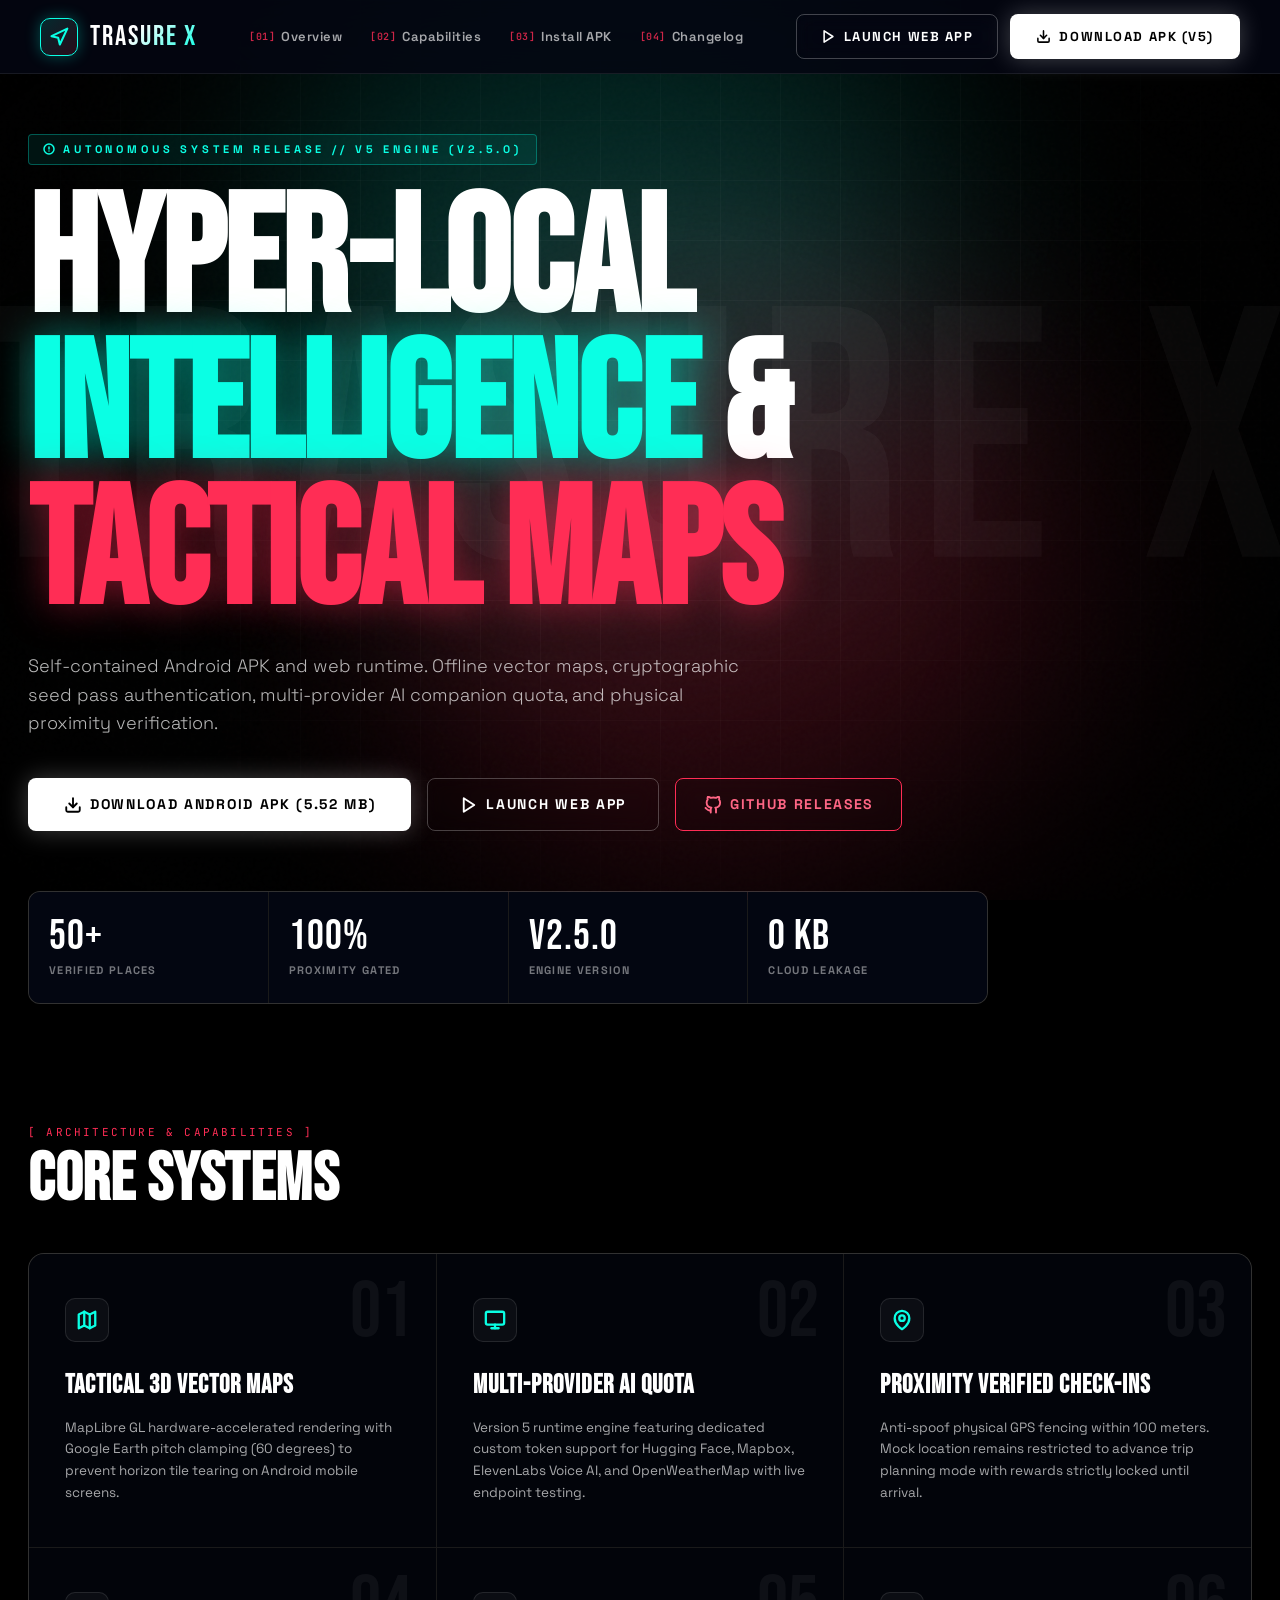
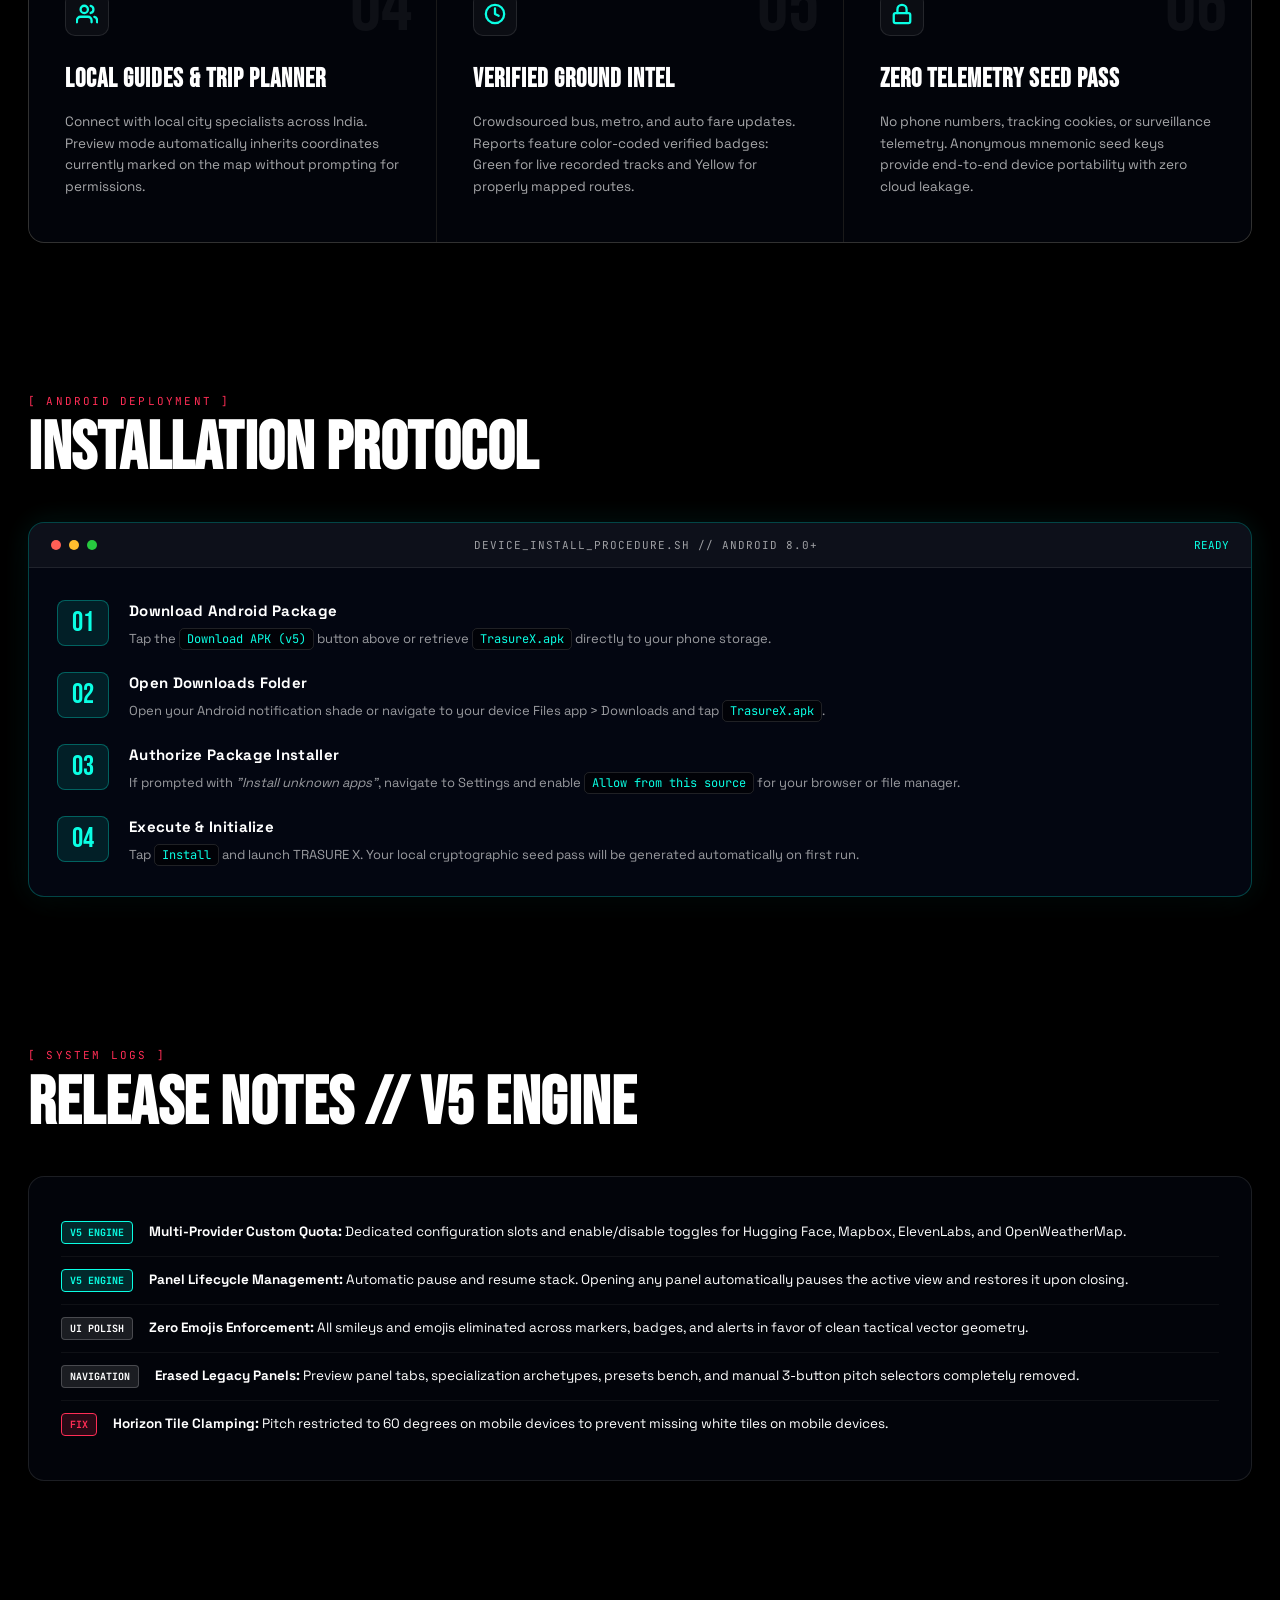
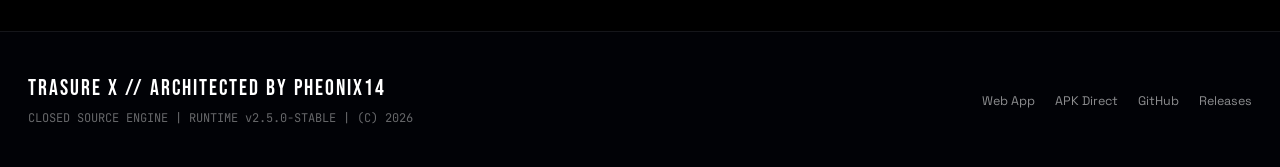
<file: download.html>
<!DOCTYPE html>
<html lang="en">

<head>
    <meta charset="UTF-8">
    <meta name="viewport" content="width=device-width, initial-scale=1.0">
    <title>TRASURE X // HYPER-LOCAL INTELLIGENCE — Official Download & Releases</title>
    <link rel="icon" type="image/svg+xml" href="./favicon.svg">
    <link rel="preconnect" href="https://fonts.googleapis.com">
    <link rel="preconnect" href="https://fonts.gstatic.com" crossorigin>
    <link
        href="https://fonts.googleapis.com/css2?family=Bebas+Neue&family=Space+Grotesk:wght@300;400;600;700;900&family=Orbitron:wght@800;900&family=JetBrains+Mono:wght@400;700&display=swap"
        rel="stylesheet">
    <style>
        /* RESET & BASE */
        *, *::before, *::after {
            margin: 0;
            padding: 0;
            box-sizing: border-box;
        }

        :root {
            --c1: #ff2d55;
            --c2: #0affe4;
            --c3: #ffffff;
            --accent: #0affe4;
            --bg-trans: rgba(5, 8, 20, 0.75);
            --border-glow: rgba(0, 242, 255, 0.25);
            --font-display: 'Bebas Neue', sans-serif;
            --font-mono: 'Space Grotesk', -apple-system, sans-serif;
            --font-code: 'JetBrains Mono', monospace;
            --nav-h: 74px;
        }

        html {
            scroll-behavior: smooth;
        }

        body {
            background: #000000;
            color: #ffffff;
            font-family: var(--font-mono);
            min-height: 100vh;
            overflow-x: hidden;
            line-height: 1.5;
        }

        /* BACKGROUND EFFECTS */
        #bg-wrap {
            position: fixed;
            inset: 0;
            z-index: 0;
            overflow: hidden;
            pointer-events: none;
        }

        .bg-grid {
            position: absolute;
            inset: 0;
            background-image: 
                linear-gradient(to right, rgba(255, 255, 255, 0.03) 1px, transparent 1px),
                linear-gradient(to bottom, rgba(255, 255, 255, 0.03) 1px, transparent 1px);
            background-size: 60px 60px;
            mask-image: radial-gradient(circle at 50% 30%, black 40%, transparent 80%);
            -webkit-mask-image: radial-gradient(circle at 50% 30%, black 40%, transparent 80%);
        }

        .bg-aura {
            position: absolute;
            width: 700px;
            height: 700px;
            border-radius: 50%;
            filter: blur(120px);
            pointer-events: none;
            opacity: 0.18;
        }

        .aura-1 {
            top: -150px;
            left: 20%;
            background: #0affe4;
        }

        .aura-2 {
            top: 250px;
            right: 15%;
            background: #ff2d55;
        }

        .bg-grain {
            position: fixed;
            inset: 0;
            z-index: 1;
            background-image: url("data:image/svg+xml,%3Csvg viewBox='0 0 256 256' xmlns='http://www.w3.org/2000/svg'%3E%3Cfilter id='noise'%3E%3CfeTurbulence type='fractalNoise' baseFrequency='.9' numOctaves='4' stitchTiles='stitch'/%3E%3C/filter%3E%3Crect width='100%25' height='100%25' filter='url(%23noise)' opacity='.05'/%3E%3C/svg%3E");
            pointer-events: none;
            opacity: 0.55;
        }

        .vignette {
            position: fixed;
            inset: 0;
            z-index: 2;
            background: radial-gradient(ellipse at center, transparent 35%, rgba(0, 0, 0, 0.82) 100%);
            pointer-events: none;
        }

        /* WATERMARK */
        #wm {
            position: fixed;
            top: 50%;
            left: 50%;
            transform: translate(-50%, -50%);
            z-index: 2;
            white-space: nowrap;
            pointer-events: none;
            opacity: 0.03;
            font-family: var(--font-display);
            font-size: clamp(140px, 28vw, 380px);
            line-height: 1;
            letter-spacing: 0.05em;
            color: #ffffff;
            user-select: none;
            animation: wmPulse 8s ease-in-out infinite;
        }

        @keyframes wmPulse {
            0%, 100% { opacity: 0.025; transform: translate(-50%, -50%) scale(1); }
            50% { opacity: 0.05; transform: translate(-50%, -50%) scale(1.03); }
        }

        /* NAVBAR */
        #navbar {
            position: fixed;
            top: 0;
            left: 0;
            right: 0;
            height: var(--nav-h);
            z-index: 100;
            display: flex;
            align-items: center;
            justify-content: space-between;
            padding: 0 40px;
            background: rgba(4, 7, 18, 0.85);
            backdrop-filter: blur(24px);
            border-bottom: 1px solid rgba(255, 255, 255, 0.08);
            transition: all 0.3s ease;
        }

        .logo-wrap {
            display: flex;
            align-items: center;
            gap: 12px;
            text-decoration: none;
            color: #ffffff;
        }

        .logo-emblem {
            width: 38px;
            height: 38px;
            border-radius: 10px;
            background: linear-gradient(135deg, rgba(0, 255, 228, 0.15), rgba(255, 45, 85, 0.15));
            border: 1.5px solid var(--c2);
            display: flex;
            align-items: center;
            justify-content: center;
            box-shadow: 0 0 15px rgba(0, 255, 228, 0.3);
        }

        .logo-text {
            font-family: var(--font-display);
            font-size: 28px;
            letter-spacing: 2px;
            line-height: 1;
            background: linear-gradient(135deg, #ffffff 40%, #0affe4 100%);
            -webkit-background-clip: text;
            -webkit-text-fill-color: transparent;
        }

        .nav-links {
            display: flex;
            list-style: none;
            gap: 28px;
            align-items: center;
        }

        .nav-links a {
            text-decoration: none;
            color: rgba(255, 255, 255, 0.65);
            font-size: 13px;
            font-weight: 600;
            letter-spacing: 0.5px;
            transition: color 0.2s;
            display: flex;
            align-items: center;
            gap: 6px;
        }

        .nav-links a:hover {
            color: #0affe4;
        }

        .nav-links a::before {
            content: attr(data-symbol);
            font-family: var(--font-code);
            font-size: 10px;
            color: var(--c1);
            opacity: 0.8;
        }

        .nav-actions {
            display: flex;
            align-items: center;
            gap: 12px;
        }

        /* BUTTONS (RAYZHUB SIGNATURE) */
        .btn-primary {
            font-family: var(--font-mono);
            font-size: 13px;
            font-weight: 800;
            letter-spacing: 0.12em;
            text-transform: uppercase;
            padding: 13px 26px;
            border: none;
            border-radius: 8px;
            background: #ffffff;
            color: #000000;
            cursor: pointer;
            text-decoration: none;
            display: inline-flex;
            align-items: center;
            gap: 8px;
            transition: all 0.25s ease;
            box-shadow: 0 0 25px rgba(255, 255, 255, 0.25);
        }

        .btn-primary:hover {
            background: #0affe4;
            color: #000000;
            box-shadow: 0 0 35px rgba(0, 255, 228, 0.5);
            transform: translateY(-2px);
        }

        .btn-ghost {
            font-family: var(--font-mono);
            font-size: 13px;
            font-weight: 700;
            letter-spacing: 0.12em;
            text-transform: uppercase;
            padding: 12px 24px;
            border: 1.5px solid rgba(255, 255, 255, 0.25);
            border-radius: 8px;
            background: transparent;
            color: #ffffff;
            cursor: pointer;
            text-decoration: none;
            display: inline-flex;
            align-items: center;
            gap: 8px;
            transition: all 0.25s ease;
            backdrop-filter: blur(10px);
        }

        .btn-ghost:hover {
            border-color: #0affe4;
            color: #0affe4;
            background: rgba(0, 255, 228, 0.08);
            transform: translateY(-2px);
        }

        .btn-crimson {
            border-color: #ff2d55;
            color: #ff6685;
        }

        .btn-crimson:hover {
            border-color: #ff2d55;
            color: #ffffff;
            background: rgba(255, 45, 85, 0.15);
            box-shadow: 0 0 25px rgba(255, 45, 85, 0.35);
        }

        /* MAIN CONTENT CONTAINER */
        main {
            position: relative;
            z-index: 10;
            padding-top: var(--nav-h);
        }

        .content-wrap {
            max-width: 1280px;
            margin: 0 auto;
            padding: 0 28px;
        }

        /* HERO SECTION */
        #hero {
            min-height: calc(92vh - var(--nav-h));
            display: flex;
            flex-direction: column;
            justifyContent: center;
            padding: 60px 0 80px;
        }

        .hero-eyebrow {
            display: inline-flex;
            align-items: center;
            gap: 8px;
            font-size: 11px;
            font-weight: 800;
            letter-spacing: 0.35em;
            text-transform: uppercase;
            color: #0affe4;
            margin-bottom: 24px;
            padding: 6px 14px;
            background: rgba(0, 255, 228, 0.08);
            border: 1px solid rgba(0, 255, 228, 0.3);
            border-radius: 4px;
            width: fit-content;
        }

        .hero-h1 {
            font-family: var(--font-display);
            font-size: clamp(68px, 13vw, 190px);
            line-height: 0.88;
            letter-spacing: -0.01em;
            text-transform: uppercase;
            margin-bottom: 24px;
        }

        .hero-h1 span.crimson {
            color: #ff2d55;
            text-shadow: 0 0 40px rgba(255, 45, 85, 0.5);
        }

        .hero-h1 span.cyan {
            color: #0affe4;
            text-shadow: 0 0 40px rgba(0, 255, 228, 0.5);
        }

        .hero-sub {
            font-size: clamp(14px, 1.8vw, 18px);
            font-weight: 300;
            color: rgba(255, 255, 255, 0.72);
            max-width: 740px;
            line-height: 1.6;
            margin-bottom: 40px;
        }

        .hero-actions {
            display: flex;
            flex-wrap: wrap;
            gap: 16px;
            align-items: center;
            margin-bottom: 60px;
        }

        .hero-stats {
            display: grid;
            grid-template-columns: repeat(auto-fit, minmax(180px, 1fr));
            gap: 1px;
            background: rgba(255, 255, 255, 0.1);
            border: 1px solid rgba(255, 255, 255, 0.1);
            border-radius: 12px;
            overflow: hidden;
            max-width: 960px;
        }

        .stat-item {
            background: #030611;
            padding: 24px 20px;
            display: flex;
            flex-direction: column;
            gap: 4px;
            transition: background 0.25s;
        }

        .stat-item:hover {
            background: rgba(0, 255, 228, 0.04);
        }

        .stat-val {
            font-family: var(--font-display);
            font-size: 42px;
            line-height: 1;
            color: #ffffff;
            letter-spacing: 1px;
        }

        .stat-lbl {
            font-size: 11px;
            font-weight: 700;
            letter-spacing: 0.12em;
            text-transform: uppercase;
            color: rgba(255, 255, 255, 0.45);
        }

        /* SECTION HEADERS */
        .sec-head {
            margin-bottom: 40px;
            position: relative;
        }

        .sec-tag {
            font-family: var(--font-code);
            font-size: 11px;
            color: #ff2d55;
            letter-spacing: 0.2em;
            text-transform: uppercase;
            margin-bottom: 8px;
            display: block;
        }

        .sec-title {
            font-family: var(--font-display);
            font-size: clamp(38px, 6vw, 68px);
            line-height: 0.95;
            letter-spacing: 0.5px;
            text-transform: uppercase;
            color: #ffffff;
        }

        /* BENTO CARDS (RAYZHUB STYLE) */
        .cards {
            display: grid;
            grid-template-columns: repeat(auto-fit, minmax(320px, 1fr));
            gap: 1px;
            background: rgba(255, 255, 255, 0.1);
            border: 1px solid rgba(255, 255, 255, 0.1);
            border-radius: 16px;
            overflow: hidden;
            margin-bottom: 90px;
        }

        .card {
            background: #02040a;
            padding: 44px 36px;
            position: relative;
            overflow: hidden;
            transition: all 0.3s ease;
            display: flex;
            flex-direction: column;
            justifyContent: space-between;
            min-height: 280px;
        }

        .card:hover {
            background: #050b18;
        }

        .card-num {
            font-family: var(--font-display);
            font-size: 78px;
            color: rgba(255, 255, 255, 0.05);
            line-height: 1;
            position: absolute;
            top: 20px;
            right: 24px;
            transition: color 0.3s;
            pointer-events: none;
        }

        .card:hover .card-num {
            color: rgba(0, 255, 228, 0.18);
        }

        .card-icon {
            width: 44px;
            height: 44px;
            border-radius: 10px;
            background: rgba(255, 255, 255, 0.04);
            border: 1px solid rgba(255, 255, 255, 0.1);
            display: flex;
            align-items: center;
            justify-content: center;
            margin-bottom: 24px;
            color: #0affe4;
        }

        .card h3 {
            font-family: var(--font-display);
            font-size: 26px;
            letter-spacing: 1px;
            margin-bottom: 12px;
            color: #ffffff;
            text-transform: uppercase;
        }

        .card p {
            font-size: 13.5px;
            color: rgba(255, 255, 255, 0.65);
            line-height: 1.6;
        }

        /* INSTALL TERMINAL BOX */
        .terminal-box {
            background: #030611;
            border: 1.5px solid rgba(0, 255, 228, 0.25);
            border-radius: 16px;
            overflow: hidden;
            box-shadow: 0 20px 60px rgba(0, 0, 0, 0.8), 0 0 30px rgba(0, 255, 228, 0.1);
            margin-bottom: 90px;
        }

        .terminal-header {
            background: rgba(255, 255, 255, 0.04);
            padding: 14px 22px;
            display: flex;
            align-items: center;
            justify-content: space-between;
            border-bottom: 1px solid rgba(255, 255, 255, 0.08);
        }

        .term-dots {
            display: flex;
            gap: 8px;
        }

        .term-dot {
            width: 10px;
            height: 10px;
            border-radius: 50%;
        }

        .dot-red { background: #ff5f56; }
        .dot-yellow { background: #ffbd2e; }
        .dot-green { background: #27c93f; }

        .terminal-title {
            font-family: var(--font-code);
            font-size: 11px;
            letter-spacing: 1px;
            color: rgba(255, 255, 255, 0.6);
            text-transform: uppercase;
        }

        .terminal-body {
            padding: 32px 28px;
            display: flex;
            flex-direction: column;
            gap: 24px;
        }

        .install-step {
            display: flex;
            gap: 20px;
            align-items: flex-start;
        }

        .step-index {
            font-family: var(--font-display);
            font-size: 28px;
            line-height: 1;
            color: #0affe4;
            background: rgba(0, 255, 228, 0.1);
            border: 1px solid rgba(0, 255, 228, 0.3);
            border-radius: 8px;
            padding: 8px 14px;
            flex-shrink: 0;
        }

        .step-info h4 {
            font-size: 15px;
            font-weight: 700;
            color: #ffffff;
            margin-bottom: 6px;
            letter-spacing: 0.3px;
        }

        .step-info p {
            font-size: 13px;
            color: rgba(255, 255, 255, 0.6);
            line-height: 1.5;
        }

        .code-pill {
            font-family: var(--font-code);
            font-size: 12px;
            background: rgba(0, 0, 0, 0.6);
            border: 1px solid rgba(255, 255, 255, 0.12);
            padding: 2px 7px;
            border-radius: 5px;
            color: #0affe4;
        }

        /* RELEASES CHANGELOG BOX */
        .changelog-box {
            background: #02040a;
            border: 1px solid rgba(255, 255, 255, 0.1);
            border-radius: 16px;
            padding: 32px;
            margin-bottom: 90px;
        }

        .change-item {
            display: flex;
            gap: 16px;
            align-items: baseline;
            padding: 12px 0;
            border-bottom: 1px solid rgba(255, 255, 255, 0.05);
            font-size: 13.5px;
        }

        .change-item:last-child {
            border-bottom: none;
        }

        .change-tag {
            font-family: var(--font-code);
            font-size: 10px;
            font-weight: 700;
            padding: 3px 8px;
            border-radius: 4px;
            text-transform: uppercase;
            flex-shrink: 0;
        }

        .tag-v5 { background: rgba(0, 255, 228, 0.15); color: #0affe4; border: 1px solid #0affe4; }
        .tag-fix { background: rgba(255, 45, 85, 0.15); color: #ff2d55; border: 1px solid #ff2d55; }
        .tag-opt { background: rgba(255, 255, 255, 0.1); color: #ffffff; border: 1px solid rgba(255, 255, 255, 0.2); }

        /* FOOTER */
        footer {
            border-top: 1px solid rgba(255, 255, 255, 0.08);
            padding: 40px 0;
            background: #010206;
            position: relative;
            z-index: 10;
        }

        .footer-wrap {
            display: flex;
            justify-content: space-between;
            align-items: center;
            flex-wrap: wrap;
            gap: 20px;
        }

        .footer-left {
            display: flex;
            flex-direction: column;
            gap: 4px;
        }

        .footer-brand {
            font-family: var(--font-display);
            font-size: 22px;
            letter-spacing: 2px;
            color: #ffffff;
        }

        .footer-desc {
            font-size: 12px;
            color: rgba(255, 255, 255, 0.4);
            font-family: var(--font-code);
        }

        .footer-links {
            display: flex;
            gap: 20px;
            list-style: none;
        }

        .footer-links a {
            color: rgba(255, 255, 255, 0.55);
            text-decoration: none;
            font-size: 12.5px;
            transition: color 0.2s;
        }

        .footer-links a:hover {
            color: #0affe4;
        }

        /* RESPONSIVE */
        @media (max-width: 820px) {
            #navbar { padding: 0 20px; }
            .nav-links { display: none; }
            .hero-h1 { font-size: clamp(54px, 16vw, 110px); }
            .card { padding: 32px 24px; }
            .install-step { flex-direction: column; gap: 10px; }
        }
    </style>
</head>

<body>
    <!-- BACKGROUND & ATMOSPHERE -->
    <div id="bg-wrap">
        <div class="bg-grid"></div>
        <div class="bg-aura aura-1"></div>
        <div class="bg-aura aura-2"></div>
    </div>
    <div class="bg-grain"></div>
    <div class="vignette"></div>
    <div id="wm">TRASURE X</div>

    <!-- FLOATING TOP NAVIGATION -->
    <nav id="navbar">
        <a href="./index.html" class="logo-wrap">
            <div class="logo-emblem">
                <svg width="20" height="20" viewBox="0 0 24 24" fill="none" stroke="#0affe4" stroke-width="2.5" stroke-linecap="round" stroke-linejoin="round">
                    <polygon points="3 11 22 2 13 21 11 13 3 11"/>
                </svg>
            </div>
            <span class="logo-text">TRASURE X</span>
        </a>

        <ul class="nav-links">
            <li><a href="#hero" data-symbol="[01]">Overview</a></li>
            <li><a href="#features" data-symbol="[02]">Capabilities</a></li>
            <li><a href="#install" data-symbol="[03]">Install APK</a></li>
            <li><a href="#changelog" data-symbol="[04]">Changelog</a></li>
        </ul>

        <div class="nav-actions">
            <a href="./index.html" class="btn-ghost" title="Launch Web Explorer">
                <svg width="15" height="15" viewBox="0 0 24 24" fill="none" stroke="currentColor" stroke-width="2.5" stroke-linecap="round" stroke-linejoin="round">
                    <polygon points="5 3 19 12 5 21 5 3"/>
                </svg>
                <span>Launch Web App</span>
            </a>
            <a href="./TrasureX.apk" class="btn-primary" download="TrasureX.apk" title="Direct Android APK Download">
                <svg width="15" height="15" viewBox="0 0 24 24" fill="none" stroke="currentColor" stroke-width="2.5" stroke-linecap="round" stroke-linejoin="round">
                    <path d="M21 15v4a2 2 0 0 1-2 2H5a2 2 0 0 1-2-2v-4"/>
                    <polyline points="7 10 12 15 17 10"/>
                    <line x1="12" y1="15" x2="12" y2="3"/>
                </svg>
                <span>Download APK (v5)</span>
            </a>
        </div>
    </nav>

    <!-- MAIN BODY -->
    <main>
        <div class="content-wrap">
            <!-- HERO -->
            <section id="hero">
                <div class="hero-eyebrow">
                    <svg width="12" height="12" viewBox="0 0 24 24" fill="none" stroke="currentColor" stroke-width="3" stroke-linecap="round" stroke-linejoin="round">
                        <circle cx="12" cy="12" r="10"/>
                        <line x1="12" y1="8" x2="12" y2="12"/>
                        <line x1="12" y1="16" x2="12.01" y2="16"/>
                    </svg>
                    <span>Autonomous System Release // v5 Engine (v2.5.0)</span>
                </div>

                <h1 class="hero-h1">
                    HYPER-LOCAL<br>
                    <span class="cyan">INTELLIGENCE</span> &amp;<br>
                    <span class="crimson">TACTICAL MAPS</span>
                </h1>

                <p class="hero-sub">
                    Self-contained Android APK and web runtime. Offline vector maps, cryptographic seed pass authentication, multi-provider AI companion quota, and physical proximity verification.
                </p>

                <div class="hero-actions">
                    <a href="./TrasureX.apk" class="btn-primary" download="TrasureX.apk" style="padding: 16px 36px; font-size: 14px;">
                        <svg width="18" height="18" viewBox="0 0 24 24" fill="none" stroke="currentColor" stroke-width="2.5" stroke-linecap="round" stroke-linejoin="round">
                            <path d="M21 15v4a2 2 0 0 1-2 2H5a2 2 0 0 1-2-2v-4"/>
                            <polyline points="7 10 12 15 17 10"/>
                            <line x1="12" y1="15" x2="12" y2="3"/>
                        </svg>
                        <span>Download Android APK (5.52 MB)</span>
                    </a>

                    <a href="./index.html" class="btn-ghost" style="padding: 15px 32px; font-size: 14px;">
                        <svg width="18" height="18" viewBox="0 0 24 24" fill="none" stroke="currentColor" stroke-width="2.5" stroke-linecap="round" stroke-linejoin="round">
                            <polygon points="5 3 19 12 5 21 5 3"/>
                        </svg>
                        <span>Launch Web App</span>
                    </a>

                    <a href="https://github.com/tsuremap/TRASURE-X-PROTOTYPE/releases" target="_blank" rel="noopener" class="btn-ghost btn-crimson" style="padding: 15px 28px; font-size: 14px;">
                        <svg width="18" height="18" viewBox="0 0 24 24" fill="none" stroke="currentColor" stroke-width="2.5" stroke-linecap="round" stroke-linejoin="round">
                            <path d="M9 19c-5 1.5-5-2.5-7-3m14 6v-3.87a3.37 3.37 0 0 0-.94-2.61c3.14-.35 6.44-1.54 6.44-7A5.44 5.44 0 0 0 20 4.77 5.07 5.07 0 0 0 19.91 1S18.73.65 16 2.48a13.38 13.38 0 0 0-7 0C6.27.65 5.09 1 5.09 1A5.07 5.07 0 0 0 5 4.77a5.44 5.44 0 0 0-1.5 3.78c0 5.42 3.3 6.61 6.44 7A3.37 3.37 0 0 0 9 18.13V22"/>
                        </svg>
                        <span>GitHub Releases</span>
                    </a>
                </div>

                <!-- HUD STATS -->
                <div class="hero-stats">
                    <div class="stat-item">
                        <span class="stat-val">50+</span>
                        <span class="stat-lbl">Verified Places</span>
                    </div>
                    <div class="stat-item">
                        <span class="stat-val">100%</span>
                        <span class="stat-lbl">Proximity Gated</span>
                    </div>
                    <div class="stat-item">
                        <span class="stat-val">v2.5.0</span>
                        <span class="stat-lbl">Engine Version</span>
                    </div>
                    <div class="stat-item">
                        <span class="stat-val">0 KB</span>
                        <span class="stat-lbl">Cloud Leakage</span>
                    </div>
                </div>
            </section>

            <!-- CAPABILITIES (BENTO GRID) -->
            <section id="features" style="padding: 40px 0;">
                <div class="sec-head">
                    <span class="sec-tag">[ ARCHITECTURE &amp; CAPABILITIES ]</span>
                    <h2 class="sec-title">Core Systems</h2>
                </div>

                <div class="cards">
                    <!-- CARD 1 -->
                    <div class="card">
                        <span class="card-num">01</span>
                        <div>
                            <div class="card-icon">
                                <svg width="22" height="22" viewBox="0 0 24 24" fill="none" stroke="currentColor" stroke-width="2.5" stroke-linecap="round" stroke-linejoin="round">
                                    <polygon points="3 6 9 3 15 6 21 3 21 18 15 21 9 18 3 21"/>
                                    <line x1="9" y1="3" x2="9" y2="18"/>
                                    <line x1="15" y1="6" x2="15" y2="21"/>
                                </svg>
                            </div>
                            <h3>Tactical 3D Vector Maps</h3>
                            <p>MapLibre GL hardware-accelerated rendering with Google Earth pitch clamping (60 degrees) to prevent horizon tile tearing on Android mobile screens.</p>
                        </div>
                    </div>

                    <!-- CARD 2 -->
                    <div class="card">
                        <span class="card-num">02</span>
                        <div>
                            <div class="card-icon">
                                <svg width="22" height="22" viewBox="0 0 24 24" fill="none" stroke="currentColor" stroke-width="2.5" stroke-linecap="round" stroke-linejoin="round">
                                    <rect x="2" y="3" width="20" height="14" rx="2" ry="2"/>
                                    <line x1="8" y1="21" x2="16" y2="21"/>
                                    <line x1="12" y1="17" x2="12" y2="21"/>
                                </svg>
                            </div>
                            <h3>Multi-Provider AI Quota</h3>
                            <p>Version 5 runtime engine featuring dedicated custom token support for Hugging Face, Mapbox, ElevenLabs Voice AI, and OpenWeatherMap with live endpoint testing.</p>
                        </div>
                    </div>

                    <!-- CARD 3 -->
                    <div class="card">
                        <span class="card-num">03</span>
                        <div>
                            <div class="card-icon">
                                <svg width="22" height="22" viewBox="0 0 24 24" fill="none" stroke="currentColor" stroke-width="2.5" stroke-linecap="round" stroke-linejoin="round">
                                    <path d="M12 22s-8-4.5-8-11.8A8 8 0 0 1 12 2a8 8 0 0 1 8 8.2c0 7.3-8 11.8-8 11.8z"/>
                                    <circle cx="12" cy="10" r="3"/>
                                </svg>
                            </div>
                            <h3>Proximity Verified Check-Ins</h3>
                            <p>Anti-spoof physical GPS fencing within 100 meters. Mock location remains restricted to advance trip planning mode with rewards strictly locked until arrival.</p>
                        </div>
                    </div>

                    <!-- CARD 4 -->
                    <div class="card">
                        <span class="card-num">04</span>
                        <div>
                            <div class="card-icon">
                                <svg width="22" height="22" viewBox="0 0 24 24" fill="none" stroke="currentColor" stroke-width="2.5" stroke-linecap="round" stroke-linejoin="round">
                                    <path d="M17 21v-2a4 4 0 0 0-4-4H5a4 4 0 0 0-4 4v2"/>
                                    <circle cx="9" cy="7" r="4"/>
                                    <path d="M23 21v-2a4 4 0 0 0-3-3.87"/>
                                    <path d="M16 3.13a4 4 0 0 1 0 7.75"/>
                                </svg>
                            </div>
                            <h3>Local Guides &amp; Trip Planner</h3>
                            <p>Connect with local city specialists across India. Preview mode automatically inherits coordinates currently marked on the map without prompting for permissions.</p>
                        </div>
                    </div>

                    <!-- CARD 5 -->
                    <div class="card">
                        <span class="card-num">05</span>
                        <div>
                            <div class="card-icon">
                                <svg width="22" height="22" viewBox="0 0 24 24" fill="none" stroke="currentColor" stroke-width="2.5" stroke-linecap="round" stroke-linejoin="round">
                                    <circle cx="12" cy="12" r="10"/>
                                    <polyline points="12 6 12 12 16 14"/>
                                </svg>
                            </div>
                            <h3>Verified Ground Intel</h3>
                            <p>Crowdsourced bus, metro, and auto fare updates. Reports feature color-coded verified badges: Green for live recorded tracks and Yellow for properly mapped routes.</p>
                        </div>
                    </div>

                    <!-- CARD 6 -->
                    <div class="card">
                        <span class="card-num">06</span>
                        <div>
                            <div class="card-icon">
                                <svg width="22" height="22" viewBox="0 0 24 24" fill="none" stroke="currentColor" stroke-width="2.5" stroke-linecap="round" stroke-linejoin="round">
                                    <rect x="3" y="11" width="18" height="11" rx="2" ry="2"/>
                                    <path d="M7 11V7a5 5 0 0 1 10 0v4"/>
                                </svg>
                            </div>
                            <h3>Zero Telemetry Seed Pass</h3>
                            <p>No phone numbers, tracking cookies, or surveillance telemetry. Anonymous mnemonic seed keys provide end-to-end device portability with zero cloud leakage.</p>
                        </div>
                    </div>
                </div>
            </section>

            <!-- INSTALLATION GUIDE (TERMINAL HUD) -->
            <section id="install" style="padding: 20px 0 40px;">
                <div class="sec-head">
                    <span class="sec-tag">[ ANDROID DEPLOYMENT ]</span>
                    <h2 class="sec-title">Installation Protocol</h2>
                </div>

                <div class="terminal-box">
                    <div class="terminal-header">
                        <div class="term-dots">
                            <div class="term-dot dot-red"></div>
                            <div class="term-dot dot-yellow"></div>
                            <div class="term-dot dot-green"></div>
                        </div>
                        <span class="terminal-title">device_install_procedure.sh // android 8.0+</span>
                        <span style="font-family: var(--font-code); font-size: 11px; color: #0affe4;">READY</span>
                    </div>

                    <div class="terminal-body">
                        <div class="install-step">
                            <span class="step-index">01</span>
                            <div class="step-info">
                                <h4>Download Android Package</h4>
                                <p>Tap the <span class="code-pill">Download APK (v5)</span> button above or retrieve <span class="code-pill">TrasureX.apk</span> directly to your phone storage.</p>
                            </div>
                        </div>

                        <div class="install-step">
                            <span class="step-index">02</span>
                            <div class="step-info">
                                <h4>Open Downloads Folder</h4>
                                <p>Open your Android notification shade or navigate to your device Files app &gt; Downloads and tap <span class="code-pill">TrasureX.apk</span>.</p>
                            </div>
                        </div>

                        <div class="install-step">
                            <span class="step-index">03</span>
                            <div class="step-info">
                                <h4>Authorize Package Installer</h4>
                                <p>If prompted with <em>"Install unknown apps"</em>, navigate to Settings and enable <span class="code-pill">Allow from this source</span> for your browser or file manager.</p>
                            </div>
                        </div>

                        <div class="install-step">
                            <span class="step-index">04</span>
                            <div class="step-info">
                                <h4>Execute &amp; Initialize</h4>
                                <p>Tap <span class="code-pill">Install</span> and launch TRASURE X. Your local cryptographic seed pass will be generated automatically on first run.</p>
                            </div>
                        </div>
                    </div>
                </div>
            </section>

            <!-- CHANGELOG -->
            <section id="changelog" style="padding: 20px 0 60px;">
                <div class="sec-head">
                    <span class="sec-tag">[ SYSTEM LOGS ]</span>
                    <h2 class="sec-title">Release Notes // v5 Engine</h2>
                </div>

                <div class="changelog-box">
                    <div class="change-item">
                        <span class="change-tag tag-v5">v5 ENGINE</span>
                        <div><strong>Multi-Provider Custom Quota:</strong> Dedicated configuration slots and enable/disable toggles for Hugging Face, Mapbox, ElevenLabs, and OpenWeatherMap.</div>
                    </div>
                    <div class="change-item">
                        <span class="change-tag tag-v5">v5 ENGINE</span>
                        <div><strong>Panel Lifecycle Management:</strong> Automatic pause and resume stack. Opening any panel automatically pauses the active view and restores it upon closing.</div>
                    </div>
                    <div class="change-item">
                        <span class="change-tag tag-opt">UI POLISH</span>
                        <div><strong>Zero Emojis Enforcement:</strong> All smileys and emojis eliminated across markers, badges, and alerts in favor of clean tactical vector geometry.</div>
                    </div>
                    <div class="change-item">
                        <span class="change-tag tag-opt">NAVIGATION</span>
                        <div><strong>Erased Legacy Panels:</strong> Preview panel tabs, specialization archetypes, presets bench, and manual 3-button pitch selectors completely removed.</div>
                    </div>
                    <div class="change-item">
                        <span class="change-tag tag-fix">FIX</span>
                        <div><strong>Horizon Tile Clamping:</strong> Pitch restricted to 60 degrees on mobile devices to prevent missing white tiles on mobile devices.</div>
                    </div>
                </div>
            </section>
        </div>
    </main>

    <!-- FOOTER -->
    <footer>
        <div class="content-wrap footer-wrap">
            <div class="footer-left">
                <span class="footer-brand">TRASURE X // ARCHITECTED BY PHEONIX14</span>
                <span class="footer-desc">CLOSED SOURCE ENGINE | RUNTIME v2.5.0-STABLE | (C) 2026</span>
            </div>

            <ul class="footer-links">
                <li><a href="./index.html">Web App</a></li>
                <li><a href="./TrasureX.apk" download="TrasureX.apk">APK Direct</a></li>
                <li><a href="https://github.com/tsuremap/TRASURE-X-PROTOTYPE" target="_blank" rel="noopener">GitHub</a></li>
                <li><a href="https://github.com/tsuremap/TRASURE-X-PROTOTYPE/releases" target="_blank" rel="noopener">Releases</a></li>
            </ul>
        </div>
    </footer>
</body>
</html>
</file>
